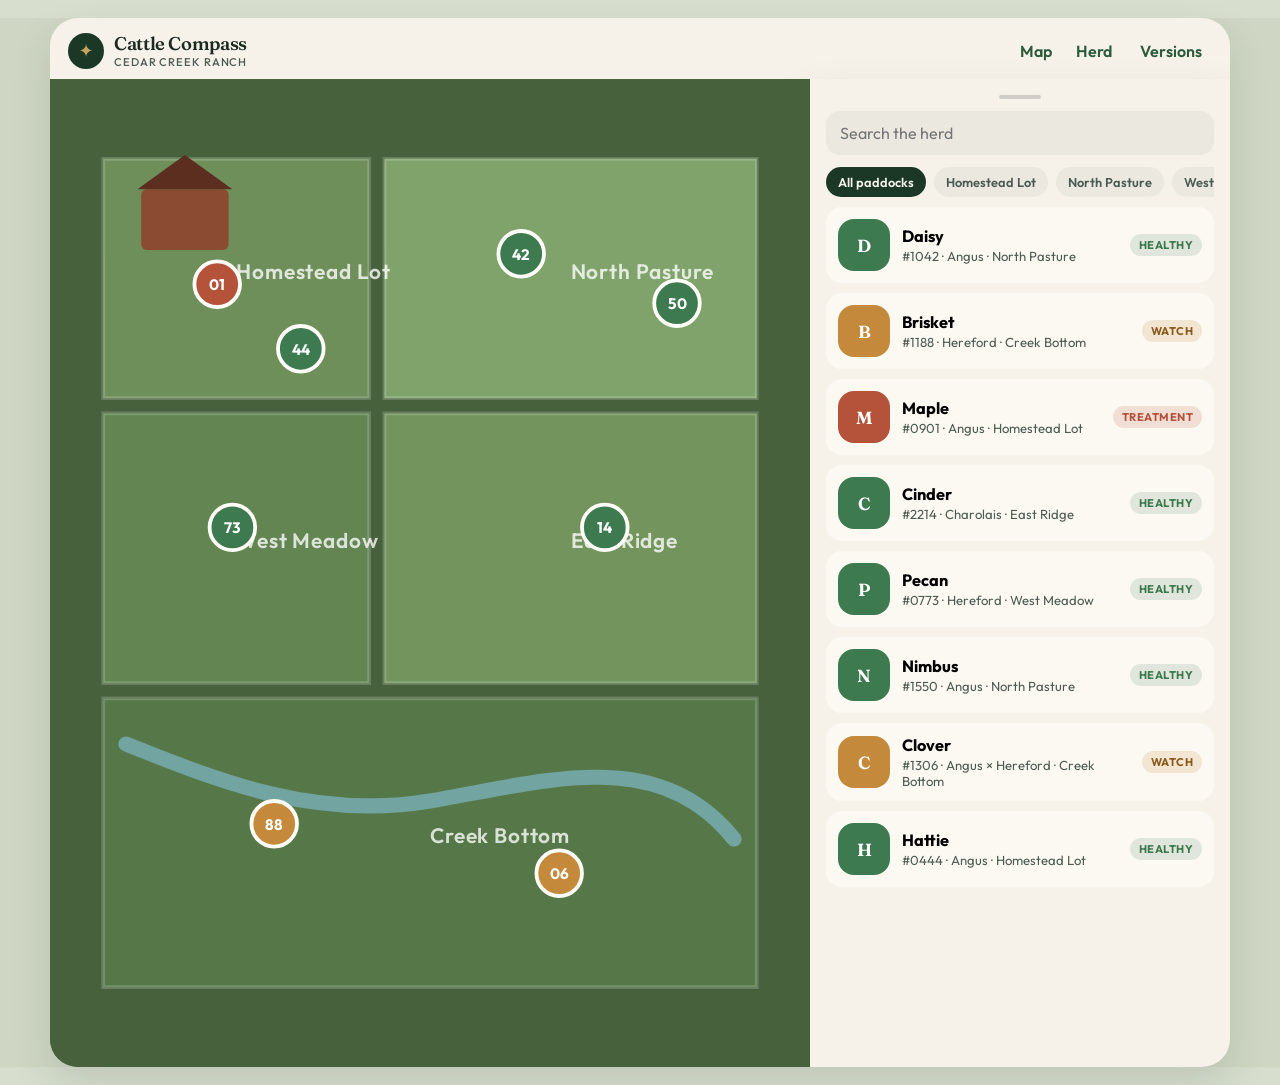
<file: index.html>
<!DOCTYPE html>
<html lang="en">
  <head>
    <meta charset="UTF-8" />
    <meta name="viewport" content="width=device-width, initial-scale=1, viewport-fit=cover" />
    <title>Cattle Compass</title>
    <link rel="preconnect" href="https://fonts.googleapis.com" />
    <link rel="preconnect" href="https://fonts.gstatic.com" crossorigin />
    <link
      href="https://fonts.googleapis.com/css2?family=Fraunces:opsz,wght@9..144,500;9..144,650&family=Outfit:wght@400;500;600;700&display=swap"
      rel="stylesheet"
    />
    <link rel="stylesheet" href="/css/app.css" />
  </head>
  <body>
    <div id="app"></div>
    <script type="module" src="/js/app.js"></script>
  </body>
</html>
</file>
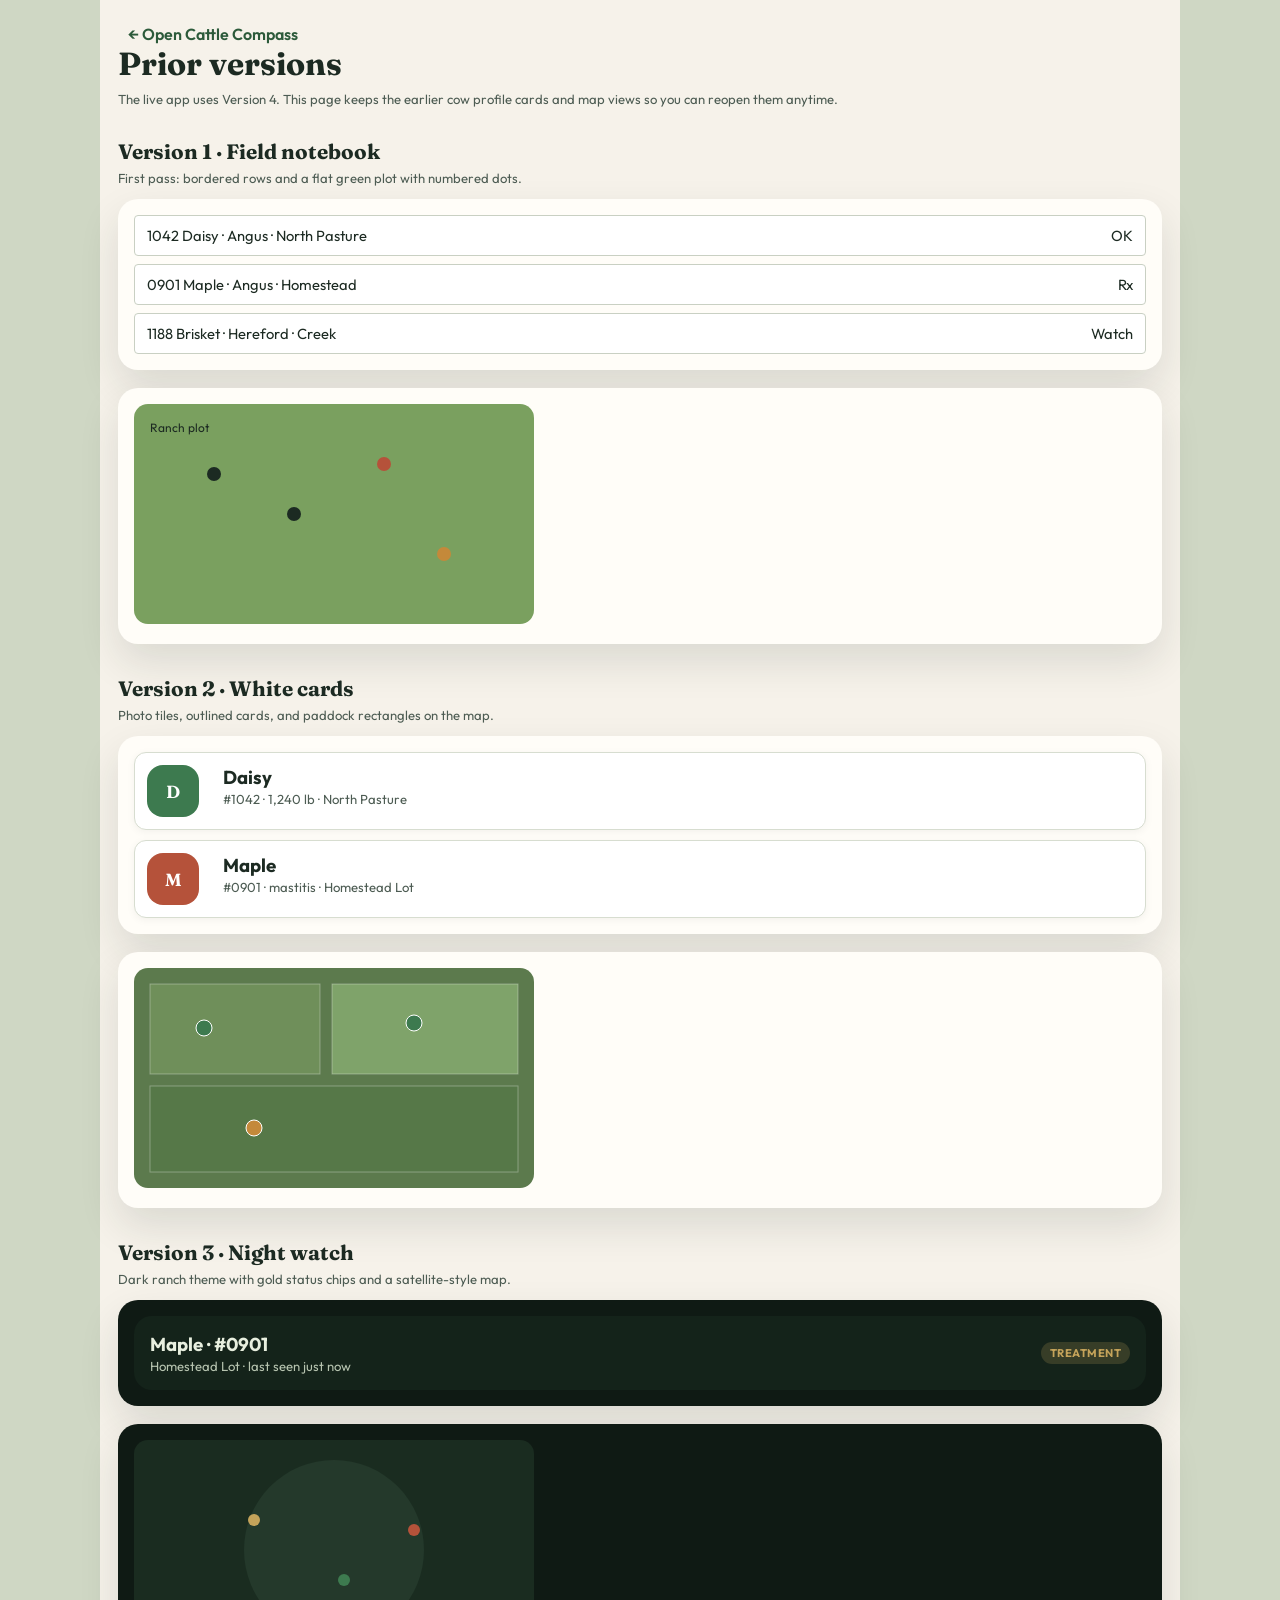
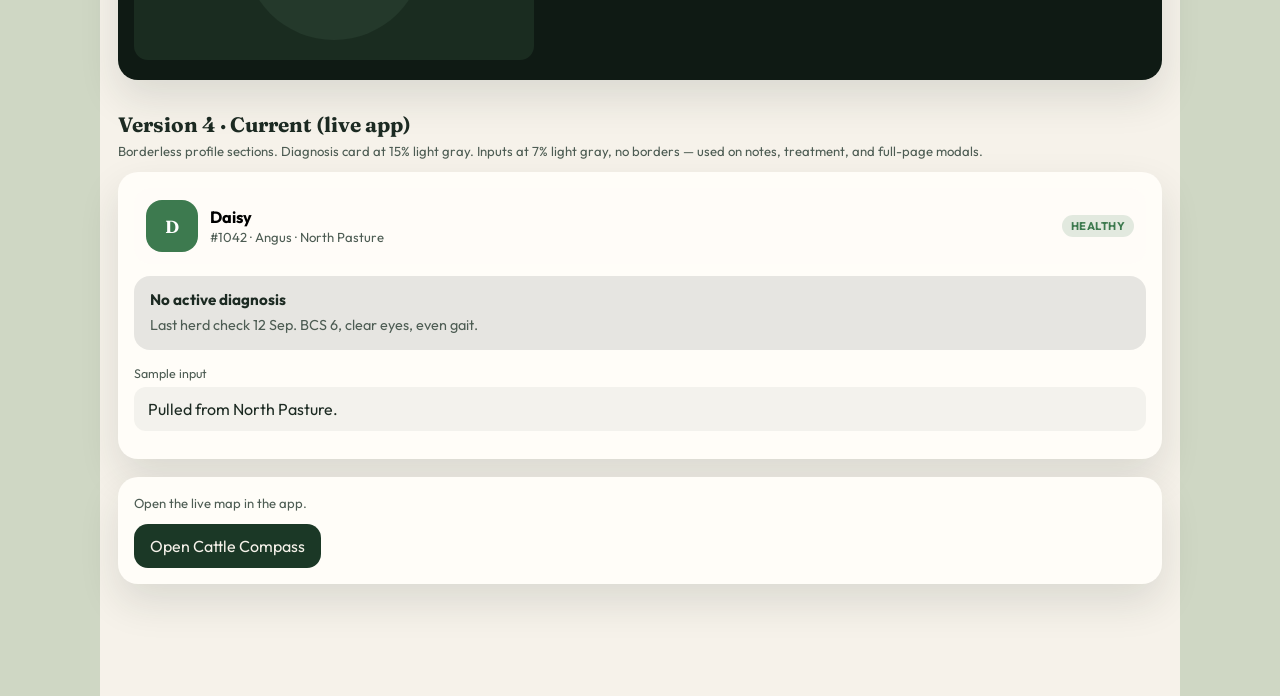
<file: archive.html>
<!DOCTYPE html>
<html lang="en">
  <head>
    <meta charset="UTF-8" />
    <meta name="viewport" content="width=device-width, initial-scale=1, viewport-fit=cover" />
    <title>Cattle Compass · prior versions</title>
    <link rel="preconnect" href="https://fonts.googleapis.com" />
    <link rel="preconnect" href="https://fonts.gstatic.com" crossorigin />
    <link
      href="https://fonts.googleapis.com/css2?family=Fraunces:opsz,wght@9..144,500;9..144,650&family=Outfit:wght@400;500;600;700&display=swap"
      rel="stylesheet"
    />
    <link rel="stylesheet" href="/css/app.css" />
  </head>
  <body>
    <main class="archive-page">
      <a class="ghost" href="/">← Open Cattle Compass</a>
      <h1>Prior versions</h1>
      <p class="meta">
        The live app uses Version 4. This page keeps the earlier cow profile cards and map views so you can reopen them anytime.
      </p>

      <section class="version-block">
        <h2>Version 1 · Field notebook</h2>
        <p class="meta">First pass: bordered rows and a flat green plot with numbered dots.</p>
        <div class="gallery">
          <div class="canvas">
            <div class="v1-card"><span>1042 Daisy · Angus · North Pasture</span><span>OK</span></div>
            <div class="v1-card" style="margin-top: 8px"><span>0901 Maple · Angus · Homestead</span><span>Rx</span></div>
            <div class="v1-card" style="margin-top: 8px"><span>1188 Brisket · Hereford · Creek</span><span>Watch</span></div>
          </div>
          <div class="canvas">
            <svg class="mini-map" viewBox="0 0 400 220">
              <rect width="400" height="220" fill="#7aa05f"></rect>
              <circle cx="80" cy="70" r="7" fill="#1c2a22"></circle>
              <circle cx="160" cy="110" r="7" fill="#1c2a22"></circle>
              <circle cx="250" cy="60" r="7" fill="#b5523a"></circle>
              <circle cx="310" cy="150" r="7" fill="#c4893a"></circle>
              <text x="16" y="28" fill="#1c2a22" font-size="12">Ranch plot</text>
            </svg>
          </div>
        </div>
      </section>

      <section class="version-block">
        <h2>Version 2 · White cards</h2>
        <p class="meta">Photo tiles, outlined cards, and paddock rectangles on the map.</p>
        <div class="gallery">
          <div class="canvas">
            <div class="v2-card">
              <div class="avatar healthy">D</div>
              <div>
                <h3 style="margin: 0">Daisy</h3>
                <div class="meta">#1042 · 1,240 lb · North Pasture</div>
              </div>
            </div>
            <div class="v2-card" style="margin-top: 10px">
              <div class="avatar treatment">M</div>
              <div>
                <h3 style="margin: 0">Maple</h3>
                <div class="meta">#0901 · mastitis · Homestead Lot</div>
              </div>
            </div>
          </div>
          <div class="canvas">
            <svg class="mini-map" viewBox="0 0 400 220">
              <rect width="400" height="220" fill="#5c7a4d"></rect>
              <rect x="16" y="16" width="170" height="90" fill="#6f8f5a" stroke="#fff" stroke-opacity=".3"></rect>
              <rect x="198" y="16" width="186" height="90" fill="#7fa36a" stroke="#fff" stroke-opacity=".3"></rect>
              <rect x="16" y="118" width="368" height="86" fill="#567848" stroke="#fff" stroke-opacity=".3"></rect>
              <circle cx="70" cy="60" r="8" fill="#3d7a4f" stroke="white"></circle>
              <circle cx="280" cy="55" r="8" fill="#3d7a4f" stroke="white"></circle>
              <circle cx="120" cy="160" r="8" fill="#c4893a" stroke="white"></circle>
            </svg>
          </div>
        </div>
      </section>

      <section class="version-block">
        <h2>Version 3 · Night watch</h2>
        <p class="meta">Dark ranch theme with gold status chips and a satellite-style map.</p>
        <div class="gallery">
          <div class="canvas" style="background: #0f1a14">
            <div class="v3-card">
              <div style="display: flex; justify-content: space-between; align-items: center">
                <div>
                  <h3 style="margin: 0">Maple · #0901</h3>
                  <div class="meta" style="color: #b7c4b0">Homestead Lot · last seen just now</div>
                </div>
                <span class="chip">Treatment</span>
              </div>
            </div>
          </div>
          <div class="canvas" style="background: #0f1a14">
            <svg class="mini-map" viewBox="0 0 400 220">
              <rect width="400" height="220" fill="#1a2c20"></rect>
              <circle cx="200" cy="110" r="90" fill="#24392b"></circle>
              <circle cx="120" cy="80" r="6" fill="#c4a35a"></circle>
              <circle cx="210" cy="140" r="6" fill="#3d7a4f"></circle>
              <circle cx="280" cy="90" r="6" fill="#b5523a"></circle>
            </svg>
          </div>
        </div>
      </section>

      <section class="version-block">
        <h2>Version 4 · Current (live app)</h2>
        <p class="meta">
          Borderless profile sections. Diagnosis card at 15% light gray. Inputs at 7% light gray, no borders — used on notes, treatment, and full-page modals.
        </p>
        <div class="gallery">
          <div class="canvas">
            <button class="cow-card">
              <div class="avatar healthy">D</div>
              <div>
                <h3>Daisy</h3>
                <div class="meta">#1042 · Angus · North Pasture</div>
              </div>
              <span class="chip healthy">Healthy</span>
            </button>
            <section class="diagnosis" style="margin-top: 12px">
              <h3>No active diagnosis</h3>
              <p>Last herd check 12 Sep. BCS 6, clear eyes, even gait.</p>
            </section>
            <div class="field">
              <label>Sample input</label>
              <input value="Pulled from North Pasture." />
            </div>
          </div>
          <div class="canvas">
            <p class="meta">Open the live map in the app.</p>
            <a class="primary" href="/" style="display: inline-block; text-decoration: none; padding: 12px 16px; border-radius: 14px"
              >Open Cattle Compass</a
            >
          </div>
        </div>
      </section>
    </main>
  </body>
</html>
</file>
<file: css/app.css>
:root {
  --ink: #1c2a22;
  --ink-soft: #4d5c53;
  --cream: #f6f2ea;
  --paper: #fffdf8;
  --sage: #e4eadc;
  --green: #2c5a3a;
  --green-deep: #1b3826;
  --gold: #c4a35a;
  --ok: #3d7a4f;
  --watch: #c4893a;
  --treat: #b5523a;
  --diagnosis: rgba(90, 98, 92, 0.15);
  --input: rgba(90, 98, 92, 0.07);
  --shadow: 0 18px 40px rgba(28, 42, 34, 0.12);
  --font: "Outfit", system-ui, sans-serif;
  --serif: "Fraunces", Georgia, serif;
}

* {
  box-sizing: border-box;
}

html,
body {
  margin: 0;
  min-height: 100%;
  background: #d7dece;
  color: var(--ink);
  font-family: var(--font);
}

button,
input,
textarea,
select {
  font: inherit;
}

button {
  cursor: pointer;
}

a {
  color: inherit;
}

.app-shell {
  min-height: 100dvh;
  display: grid;
  grid-template-rows: auto 1fr auto;
  position: relative;
}

.workspace {
  position: relative;
  min-height: 0;
}

.topbar {
  display: flex;
  align-items: center;
  justify-content: space-between;
  gap: 12px;
  padding: 14px 18px 10px;
  background: var(--cream);
}

.brand {
  display: flex;
  align-items: center;
  gap: 10px;
  text-decoration: none;
}

.brand-mark {
  width: 36px;
  height: 36px;
  border-radius: 50%;
  background: var(--green-deep);
  color: var(--gold);
  display: grid;
  place-items: center;
  font-size: 18px;
}

.brand h1 {
  margin: 0;
  font-family: var(--serif);
  font-size: 1.15rem;
  font-weight: 600;
  letter-spacing: -0.02em;
}

.brand span {
  display: block;
  font-family: var(--font);
  font-size: 0.7rem;
  color: var(--ink-soft);
  font-weight: 500;
  letter-spacing: 0.08em;
  text-transform: uppercase;
}

.top-actions {
  display: flex;
  gap: 8px;
}

.ghost {
  background: transparent;
  border: 0;
  color: var(--green);
  font-weight: 600;
  padding: 8px 10px;
  text-decoration: none;
}

.stage {
  position: relative;
  overflow: hidden;
  background: #4f6d43;
}

.map-wrap {
  height: 100%;
  min-height: 420px;
}

.map-svg {
  width: 100%;
  height: 100%;
  display: block;
}

.paddock {
  cursor: pointer;
  stroke: rgba(255, 255, 255, 0.18);
  stroke-width: 2;
  transition: filter 0.2s ease;
}

.paddock.active,
.paddock:hover {
  filter: brightness(1.08);
}

.paddock-label {
  fill: rgba(255, 255, 255, 0.78);
  font-size: 11px;
  font-weight: 600;
  letter-spacing: 0.04em;
  pointer-events: none;
}

.creek-path {
  fill: none;
  stroke: #7eb7c9;
  stroke-width: 8;
  stroke-linecap: round;
  opacity: 0.7;
}

.barn {
  fill: #8b4a32;
}

.barn-roof {
  fill: #5c2e1f;
}

.cow-pin {
  cursor: pointer;
}

.cow-pin circle {
  stroke: #fffdf8;
  stroke-width: 2;
}

.cow-pin.healthy circle {
  fill: var(--ok);
}

.cow-pin.watch circle {
  fill: var(--watch);
}

.cow-pin.treatment circle {
  fill: var(--treat);
}

.cow-pin text {
  fill: white;
  font-size: 8px;
  font-weight: 700;
  text-anchor: middle;
  pointer-events: none;
}

.cow-pin.pulse circle {
  animation: pulse 1.8s ease-out infinite;
}

@keyframes pulse {
  0% {
    filter: drop-shadow(0 0 0 rgba(181, 82, 58, 0.6));
  }
  70% {
    filter: drop-shadow(0 0 10px rgba(181, 82, 58, 0));
  }
  100% {
    filter: drop-shadow(0 0 0 rgba(181, 82, 58, 0));
  }
}

.bottom-nav {
  display: grid;
  grid-template-columns: 1fr 1fr 1fr;
  background: var(--paper);
  padding: 8px 8px calc(10px + env(safe-area-inset-bottom));
  box-shadow: 0 -8px 24px rgba(28, 42, 34, 0.06);
}

.nav-btn {
  border: 0;
  background: transparent;
  color: var(--ink-soft);
  padding: 8px;
  font-weight: 600;
  font-size: 0.78rem;
}

.nav-btn.active {
  color: var(--green-deep);
}

.sheet {
  position: absolute;
  inset: auto 0 0;
  max-height: 78%;
  overflow: auto;
  background: var(--cream);
  border-radius: 22px 22px 0 0;
  box-shadow: var(--shadow);
  padding: 10px 16px 24px;
}

.sheet-handle {
  width: 42px;
  height: 4px;
  border-radius: 99px;
  background: rgba(28, 42, 34, 0.18);
  margin: 6px auto 12px;
}

.panel {
  background: var(--cream);
  min-height: 100%;
  padding: 8px 16px 28px;
  overflow: auto;
}

.search {
  width: 100%;
  border: 0;
  background: var(--input);
  border-radius: 14px;
  padding: 12px 14px;
  margin-bottom: 12px;
  color: var(--ink);
  outline: none;
}

.herd-list {
  display: grid;
  gap: 10px;
}

.cow-card {
  display: grid;
  grid-template-columns: 52px 1fr auto;
  gap: 12px;
  align-items: center;
  background: rgba(255, 253, 248, 0.7);
  border: 0;
  border-radius: 16px;
  padding: 12px;
  text-align: left;
  width: 100%;
}

.avatar {
  width: 52px;
  height: 52px;
  border-radius: 16px;
  display: grid;
  place-items: center;
  color: white;
  font-family: var(--serif);
  font-weight: 650;
  font-size: 1.1rem;
}

.avatar.healthy {
  background: #3d7a4f;
}

.avatar.watch {
  background: #c4893a;
}

.avatar.treatment {
  background: #b5523a;
}

.cow-card h3,
.profile-head h2 {
  margin: 0;
  font-size: 1.02rem;
}

.meta {
  color: var(--ink-soft);
  font-size: 0.82rem;
  margin-top: 2px;
}

.chip {
  border-radius: 999px;
  padding: 4px 9px;
  font-size: 0.7rem;
  font-weight: 700;
  text-transform: uppercase;
  letter-spacing: 0.04em;
}

.chip.healthy {
  background: rgba(61, 122, 79, 0.15);
  color: var(--ok);
}

.chip.watch {
  background: rgba(196, 137, 58, 0.18);
  color: #8a5a1c;
}

.chip.treatment {
  background: rgba(181, 82, 58, 0.16);
  color: var(--treat);
}

.back {
  border: 0;
  background: transparent;
  color: var(--green);
  font-weight: 600;
  padding: 6px 0 12px;
}

.profile-head {
  display: grid;
  grid-template-columns: 72px 1fr;
  gap: 14px;
  align-items: center;
  margin-bottom: 16px;
}

.profile-head .avatar {
  width: 72px;
  height: 72px;
  font-size: 1.5rem;
}

.stats {
  display: grid;
  grid-template-columns: 1fr 1fr;
  gap: 10px 16px;
  margin: 8px 0 16px;
}

.stat span {
  display: block;
  font-size: 0.7rem;
  text-transform: uppercase;
  letter-spacing: 0.06em;
  color: var(--ink-soft);
}

.stat strong {
  font-size: 0.98rem;
}

.diagnosis {
  background: var(--diagnosis);
  border: 0;
  border-radius: 16px;
  padding: 14px 16px;
  margin-bottom: 16px;
}

.diagnosis h3 {
  margin: 0 0 6px;
  font-size: 0.95rem;
}

.diagnosis p {
  margin: 0;
  color: var(--ink-soft);
  font-size: 0.9rem;
  line-height: 1.4;
}

.actions {
  display: grid;
  grid-template-columns: 1fr 1fr;
  gap: 8px;
  margin-bottom: 18px;
}

.actions .primary,
.actions .secondary,
.modal-actions button {
  border: 0;
  border-radius: 14px;
  padding: 12px;
  font-weight: 600;
}

.primary {
  background: var(--green-deep);
  color: var(--cream);
}

.secondary {
  background: var(--input);
  color: var(--ink);
}

.section-title {
  margin: 18px 0 8px;
  font-size: 0.75rem;
  letter-spacing: 0.08em;
  text-transform: uppercase;
  color: var(--ink-soft);
}

.timeline {
  display: grid;
  gap: 8px;
}

.timeline article {
  background: transparent;
  border: 0;
  padding: 8px 0;
}

.timeline small {
  color: var(--ink-soft);
}

.modal {
  position: fixed;
  inset: 0;
  background: var(--cream);
  z-index: 20;
  padding: 16px 18px 28px;
  overflow: auto;
}

.modal h2 {
  font-family: var(--serif);
  margin: 0 0 16px;
}

.field {
  display: grid;
  gap: 6px;
  margin-bottom: 12px;
}

.field label {
  font-size: 0.78rem;
  color: var(--ink-soft);
}

.field input,
.field textarea,
.field select {
  border: 0;
  background: var(--input);
  border-radius: 12px;
  padding: 12px 14px;
  outline: none;
  color: var(--ink);
}

.field textarea {
  min-height: 140px;
  resize: vertical;
}

.modal-actions {
  display: grid;
  gap: 8px;
  margin-top: 10px;
}

.empty {
  color: var(--ink-soft);
  padding: 24px 8px;
  text-align: center;
}

.filter-row {
  display: flex;
  gap: 8px;
  overflow-x: auto;
  padding-bottom: 10px;
}

.filter-chip {
  border: 0;
  background: var(--input);
  color: var(--ink-soft);
  border-radius: 999px;
  padding: 7px 12px;
  white-space: nowrap;
  font-weight: 600;
  font-size: 0.8rem;
}

.filter-chip.on {
  background: var(--green-deep);
  color: var(--cream);
}

@media (min-width: 960px) {
  body {
    background: #cfd7c4;
  }

  .app-shell {
    max-width: 1180px;
    margin: 18px auto;
    min-height: calc(100dvh - 36px);
    border-radius: 28px;
    overflow: hidden;
    box-shadow: var(--shadow);
    grid-template-columns: 1.3fr 420px;
    grid-template-rows: auto 1fr;
  }

  .topbar {
    grid-column: 1 / -1;
  }

  .workspace {
    display: contents;
  }

  .stage {
    min-height: 640px;
    grid-column: 1;
    grid-row: 2;
  }

  .sheet {
    position: static;
    max-height: none;
    height: 100%;
    border-radius: 0;
    grid-column: 2;
    grid-row: 2;
  }

  .app-shell > .panel {
    grid-column: 1 / -1;
    grid-row: 2;
  }

  .bottom-nav {
    display: none;
  }

  .desktop-nav {
    display: flex !important;
  }
}

.desktop-nav {
  display: none;
  gap: 4px;
}

.alert-dot {
  width: 8px;
  height: 8px;
  border-radius: 50%;
  background: var(--treat);
  display: inline-block;
  margin-left: 4px;
}

.archive-page {
  max-width: 1080px;
  margin: 0 auto;
  padding: 24px 18px 80px;
  background: var(--cream);
  min-height: 100dvh;
}

.archive-page h1 {
  font-family: var(--serif);
  margin: 0 0 8px;
}

.version-block {
  margin: 32px 0;
}

.version-block h2 {
  font-family: var(--serif);
  font-size: 1.3rem;
  margin-bottom: 6px;
}

.gallery {
  display: grid;
  gap: 18px;
}

.canvas {
  background: var(--paper);
  border-radius: 20px;
  padding: 16px;
  box-shadow: var(--shadow);
}

.v1-card {
  display: flex;
  justify-content: space-between;
  border: 1px solid #c9d0c3;
  background: white;
  padding: 10px 12px;
  border-radius: 4px;
  font-size: 0.92rem;
}

.v2-card {
  display: grid;
  grid-template-columns: 64px 1fr;
  gap: 12px;
  border: 1px solid #d7ddd0;
  background: white;
  padding: 12px;
  border-radius: 12px;
  box-shadow: 0 2px 8px rgba(0, 0, 0, 0.05);
}

.v3-card {
  background: #14231a;
  color: #e8efdf;
  border-radius: 18px;
  padding: 16px;
}

.v3-card .chip {
  background: rgba(196, 163, 90, 0.2);
  color: var(--gold);
}

.mini-map {
  height: 220px;
  border-radius: 14px;
  overflow: hidden;
}

.legend {
  display: flex;
  gap: 12px;
  flex-wrap: wrap;
  font-size: 0.78rem;
  color: var(--ink-soft);
  margin-top: 8px;
}
</file>
